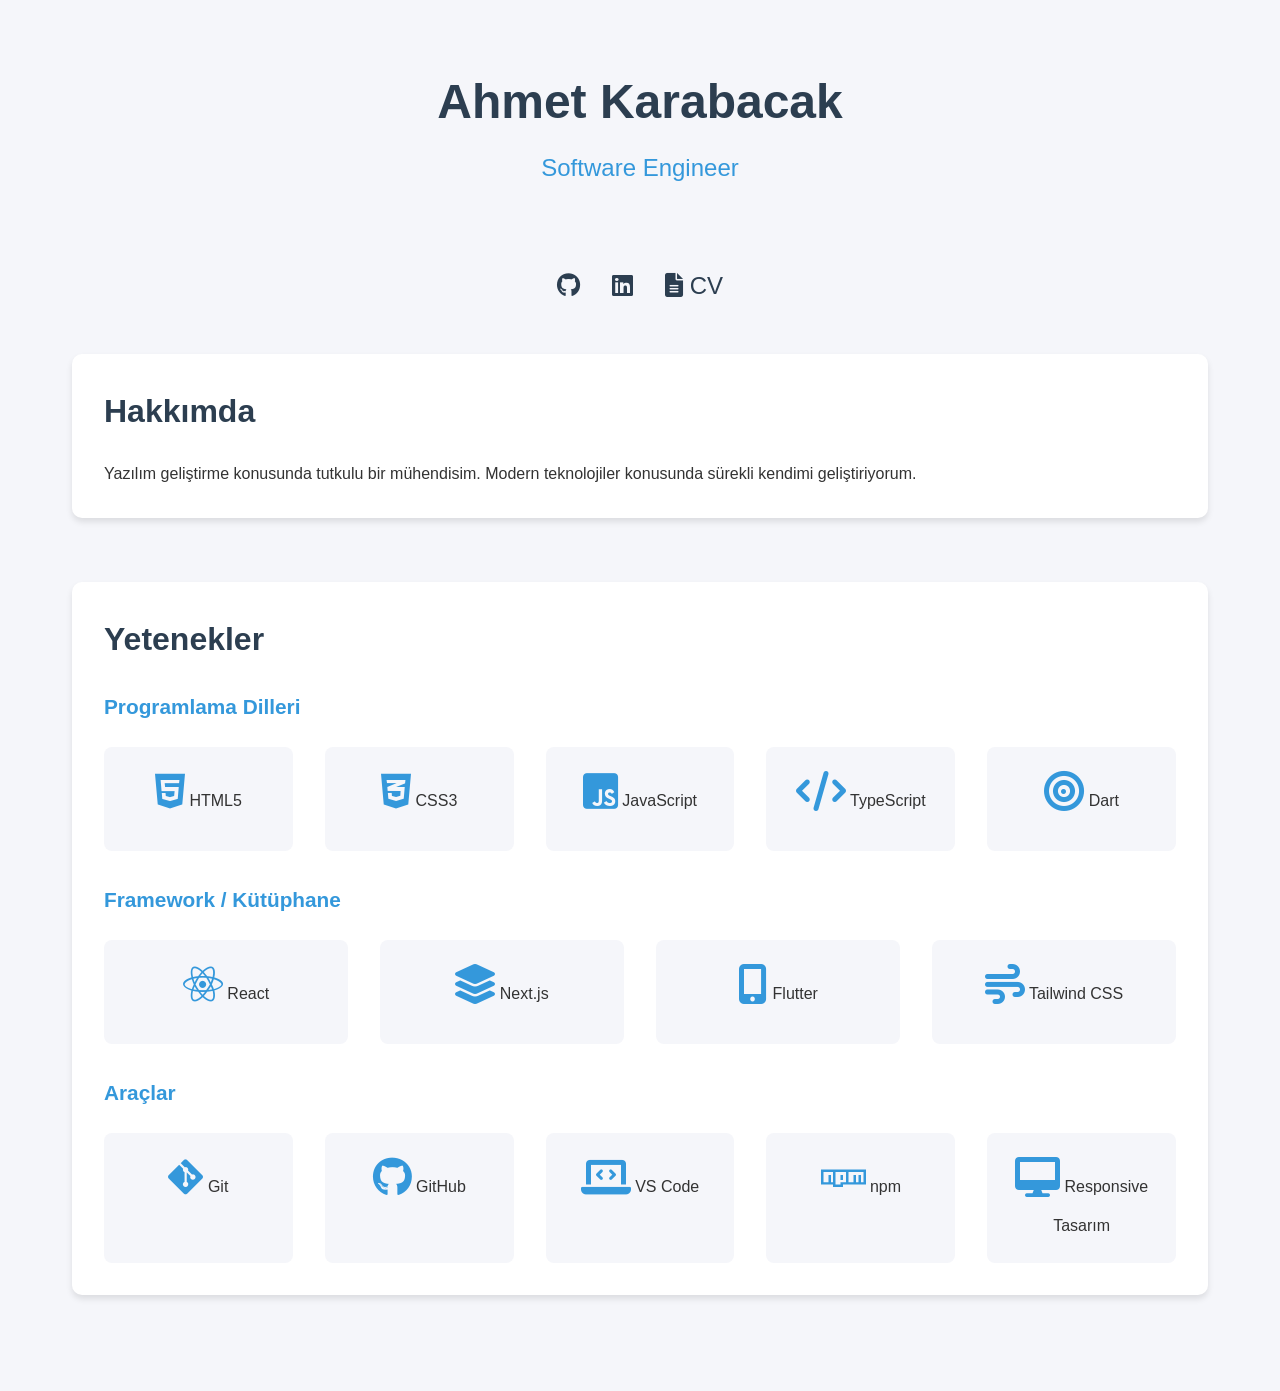
<file: index.html>
<!DOCTYPE html>
<html lang="tr">
<head>
    <meta charset="UTF-8">
    <meta name="viewport" content="width=device-width, initial-scale=1.0">
    <title>Ahmet Karabacak - Software Engineer</title>
    <link rel="stylesheet" href="styles.css">
    <link rel="stylesheet" href="https://cdnjs.cloudflare.com/ajax/libs/font-awesome/6.0.0/css/all.min.css">
    <link href="https://unpkg.com/aos@2.3.1/dist/aos.css" rel="stylesheet">
</head>
<body>
    <div class="container">
        <header class="header" data-aos="fade-down">
            <h1>Ahmet Karabacak</h1>
            <p class="title">Software Engineer</p>
        </header>

        <nav class="social-links" data-aos="fade-up">
            <a href="https://github.com/ahmetkarabacak" target="_blank" class="social-link">
                <i class="fab fa-github"></i>
            </a>
            <a href="https://www.linkedin.com/in/ahmet-karabacak-4778a6294/" target="_blank" class="social-link">
                <i class="fab fa-linkedin"></i>
            </a>
            <a href="Ahmet-Karabacak-CV.html" target="_blank" class="social-link">
                <i class="fas fa-file-alt"></i> CV
            </a>
        </nav>

        <section class="about" data-aos="fade-up">
            <h2>Hakkımda</h2>
            <p>Yazılım geliştirme konusunda tutkulu bir mühendisim. Modern teknolojiler konusunda sürekli kendimi geliştiriyorum.</p>
        </section>

        <section class="skills" data-aos="fade-up">
            <h2>Yetenekler</h2>

            <h3 class="skill-category">Programlama Dilleri</h3>
            <div class="skill-grid">
                <div class="skill-item">
                    <i class="fab fa-html5"></i>
                    <span>HTML5</span>
                </div>
                <div class="skill-item">
                    <i class="fab fa-css3-alt"></i>
                    <span>CSS3</span>
                </div>
                <div class="skill-item">
                    <i class="fab fa-js-square"></i>
                    <span>JavaScript</span>
                </div>
                <div class="skill-item">
                    <i class="fas fa-code"></i>
                    <span>TypeScript</span>
                </div>
                <div class="skill-item">
                    <i class="fas fa-bullseye"></i>
                    <span>Dart</span>
                </div>
            </div>

            <h3 class="skill-category">Framework / Kütüphane</h3>
            <div class="skill-grid">
                <div class="skill-item">
                    <i class="fab fa-react"></i>
                    <span>React</span>
                </div>
                <div class="skill-item">
                    <i class="fas fa-layer-group"></i>
                    <span>Next.js</span>
                </div>
                <div class="skill-item">
                    <i class="fas fa-mobile-alt"></i>
                    <span>Flutter</span>
                </div>
                <div class="skill-item">
                    <i class="fas fa-wind"></i>
                    <span>Tailwind CSS</span>
                </div>
            </div>

            <h3 class="skill-category">Araçlar</h3>
            <div class="skill-grid">
                <div class="skill-item">
                    <i class="fab fa-git-alt"></i>
                    <span>Git</span>
                </div>
                <div class="skill-item">
                    <i class="fab fa-github"></i>
                    <span>GitHub</span>
                </div>
                <div class="skill-item">
                    <i class="fas fa-laptop-code"></i>
                    <span>VS Code</span>
                </div>
                <div class="skill-item">
                    <i class="fab fa-npm"></i>
                    <span>npm</span>
                </div>
                <div class="skill-item">
                    <i class="fas fa-desktop"></i>
                    <span>Responsive Tasarım</span>
                </div>
            </div>
        </section>
    </div>

    <script src="https://unpkg.com/aos@2.3.1/dist/aos.js"></script>
    <script>
        AOS.init({
            duration: 1000,
            once: true
        });
    </script>
</body>
</html>
</file>
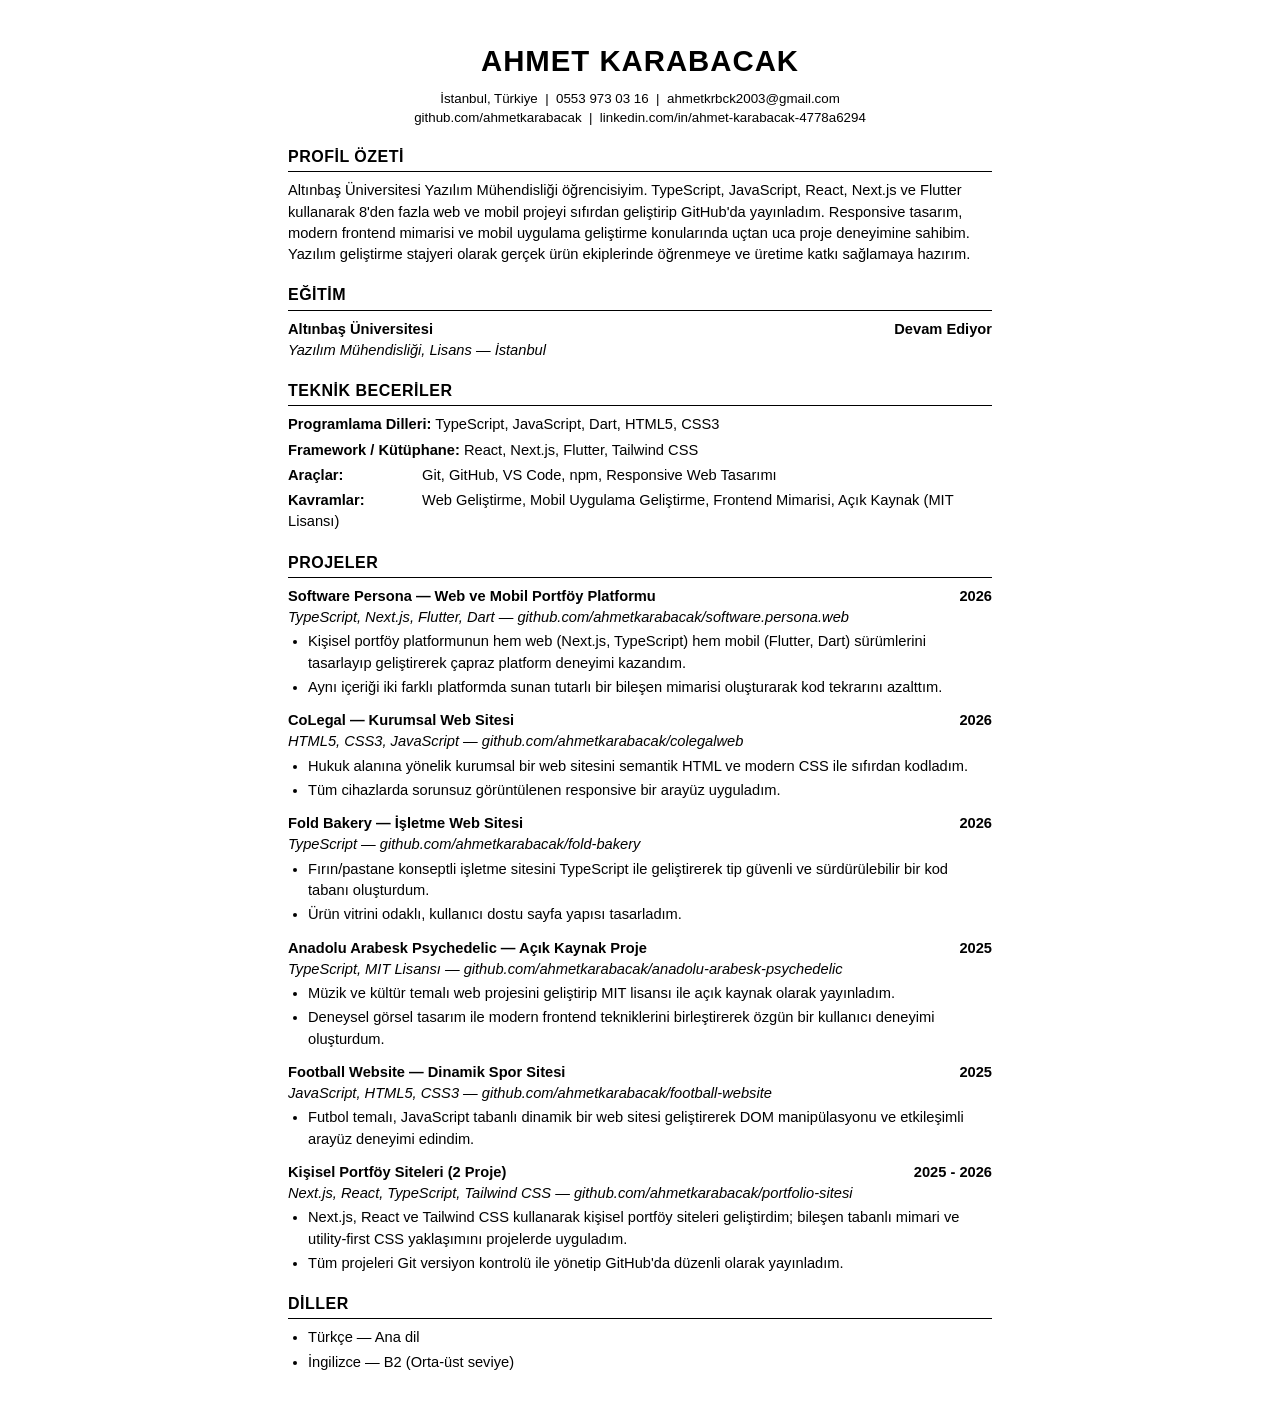
<file: Ahmet-Karabacak-CV.html>
<!DOCTYPE html>
<html lang="tr">
<head>
<meta charset="UTF-8">
<meta name="viewport" content="width=device-width, initial-scale=1.0">
<title>Ahmet Karabacak - Özgeçmiş</title>
<style>
  /* ATS uyumlu: tek sütun, tablo yok, grafik yok, standart başlıklar */
  * { margin: 0; padding: 0; box-sizing: border-box; }
  body {
    font-family: Arial, Helvetica, sans-serif;
    font-size: 11pt;
    line-height: 1.45;
    color: #000;
    background: #fff;
    max-width: 800px;
    margin: 0 auto;
    padding: 40px 48px;
  }
  h1 {
    font-size: 22pt;
    font-weight: bold;
    text-align: center;
    letter-spacing: 1px;
  }
  .contact {
    text-align: center;
    font-size: 10pt;
    margin-top: 6px;
    margin-bottom: 16px;
  }
  .contact a { color: #000; text-decoration: none; }
  h2 {
    font-size: 12pt;
    font-weight: bold;
    text-transform: uppercase;
    border-bottom: 1px solid #000;
    padding-bottom: 3px;
    margin-top: 18px;
    margin-bottom: 8px;
    letter-spacing: 0.5px;
  }
  p { margin-bottom: 6px; }
  .entry { margin-bottom: 12px; }
  .entry-header {
    display: flex;
    justify-content: space-between;
    font-weight: bold;
  }
  .entry-sub { font-style: italic; margin-bottom: 3px; }
  ul {
    margin-left: 20px;
    margin-top: 3px;
    margin-bottom: 6px;
  }
  li { margin-bottom: 3px; }
  .skills p { margin-bottom: 4px; }
  .skills b { display: inline-block; min-width: 130px; }
  @media print {
    body { padding: 20px 30px; max-width: 100%; }
    @page { size: A4; margin: 12mm; }
  }
</style>
</head>
<body>

<h1>AHMET KARABACAK</h1>
<p class="contact">
  İstanbul, Türkiye &nbsp;|&nbsp; 0553 973 03 16 &nbsp;|&nbsp; <a href="mailto:ahmetkrbck2003@gmail.com">ahmetkrbck2003@gmail.com</a><br>
  <a href="https://github.com/ahmetkarabacak">github.com/ahmetkarabacak</a> &nbsp;|&nbsp; <a href="https://www.linkedin.com/in/ahmet-karabacak-4778a6294/">linkedin.com/in/ahmet-karabacak-4778a6294</a>
</p>

<h2>Profil Özeti</h2>
<p>Altınbaş Üniversitesi Yazılım Mühendisliği öğrencisiyim. TypeScript, JavaScript, React, Next.js ve Flutter kullanarak 8'den fazla web ve mobil projeyi sıfırdan geliştirip GitHub'da yayınladım. Responsive tasarım, modern frontend mimarisi ve mobil uygulama geliştirme konularında uçtan uca proje deneyimine sahibim. Yazılım geliştirme stajyeri olarak gerçek ürün ekiplerinde öğrenmeye ve üretime katkı sağlamaya hazırım.</p>

<h2>Eğitim</h2>
<div class="entry">
  <div class="entry-header">
    <span>Altınbaş Üniversitesi</span>
    <span>Devam Ediyor</span>
  </div>
  <p class="entry-sub">Yazılım Mühendisliği, Lisans — İstanbul</p>
</div>

<h2>Teknik Beceriler</h2>
<div class="skills">
  <p><b>Programlama Dilleri:</b> TypeScript, JavaScript, Dart, HTML5, CSS3</p>
  <p><b>Framework / Kütüphane:</b> React, Next.js, Flutter, Tailwind CSS</p>
  <p><b>Araçlar:</b> Git, GitHub, VS Code, npm, Responsive Web Tasarımı</p>
  <p><b>Kavramlar:</b> Web Geliştirme, Mobil Uygulama Geliştirme, Frontend Mimarisi, Açık Kaynak (MIT Lisansı)</p>
</div>

<h2>Projeler</h2>

<div class="entry">
  <div class="entry-header">
    <span>Software Persona — Web ve Mobil Portföy Platformu</span>
    <span>2026</span>
  </div>
  <p class="entry-sub">TypeScript, Next.js, Flutter, Dart — github.com/ahmetkarabacak/software.persona.web</p>
  <ul>
    <li>Kişisel portföy platformunun hem web (Next.js, TypeScript) hem mobil (Flutter, Dart) sürümlerini tasarlayıp geliştirerek çapraz platform deneyimi kazandım.</li>
    <li>Aynı içeriği iki farklı platformda sunan tutarlı bir bileşen mimarisi oluşturarak kod tekrarını azalttım.</li>
  </ul>
</div>

<div class="entry">
  <div class="entry-header">
    <span>CoLegal — Kurumsal Web Sitesi</span>
    <span>2026</span>
  </div>
  <p class="entry-sub">HTML5, CSS3, JavaScript — github.com/ahmetkarabacak/colegalweb</p>
  <ul>
    <li>Hukuk alanına yönelik kurumsal bir web sitesini semantik HTML ve modern CSS ile sıfırdan kodladım.</li>
    <li>Tüm cihazlarda sorunsuz görüntülenen responsive bir arayüz uyguladım.</li>
  </ul>
</div>

<div class="entry">
  <div class="entry-header">
    <span>Fold Bakery — İşletme Web Sitesi</span>
    <span>2026</span>
  </div>
  <p class="entry-sub">TypeScript — github.com/ahmetkarabacak/fold-bakery</p>
  <ul>
    <li>Fırın/pastane konseptli işletme sitesini TypeScript ile geliştirerek tip güvenli ve sürdürülebilir bir kod tabanı oluşturdum.</li>
    <li>Ürün vitrini odaklı, kullanıcı dostu sayfa yapısı tasarladım.</li>
  </ul>
</div>

<div class="entry">
  <div class="entry-header">
    <span>Anadolu Arabesk Psychedelic — Açık Kaynak Proje</span>
    <span>2025</span>
  </div>
  <p class="entry-sub">TypeScript, MIT Lisansı — github.com/ahmetkarabacak/anadolu-arabesk-psychedelic</p>
  <ul>
    <li>Müzik ve kültür temalı web projesini geliştirip MIT lisansı ile açık kaynak olarak yayınladım.</li>
    <li>Deneysel görsel tasarım ile modern frontend tekniklerini birleştirerek özgün bir kullanıcı deneyimi oluşturdum.</li>
  </ul>
</div>

<div class="entry">
  <div class="entry-header">
    <span>Football Website — Dinamik Spor Sitesi</span>
    <span>2025</span>
  </div>
  <p class="entry-sub">JavaScript, HTML5, CSS3 — github.com/ahmetkarabacak/football-website</p>
  <ul>
    <li>Futbol temalı, JavaScript tabanlı dinamik bir web sitesi geliştirerek DOM manipülasyonu ve etkileşimli arayüz deneyimi edindim.</li>
  </ul>
</div>

<div class="entry">
  <div class="entry-header">
    <span>Kişisel Portföy Siteleri (2 Proje)</span>
    <span>2025 - 2026</span>
  </div>
  <p class="entry-sub">Next.js, React, TypeScript, Tailwind CSS — github.com/ahmetkarabacak/portfolio-sitesi</p>
  <ul>
    <li>Next.js, React ve Tailwind CSS kullanarak kişisel portföy siteleri geliştirdim; bileşen tabanlı mimari ve utility-first CSS yaklaşımını projelerde uyguladım.</li>
    <li>Tüm projeleri Git versiyon kontrolü ile yönetip GitHub'da düzenli olarak yayınladım.</li>
  </ul>
</div>

<h2>Diller</h2>
<ul>
  <li>Türkçe — Ana dil</li>
  <li>İngilizce — B2 (Orta-üst seviye)</li>
</ul>

</body>
</html>
</file>
<file: styles.css>
:root {
    --primary-color: #2c3e50;
    --secondary-color: #3498db;
    --text-color: #333;
    --background-color: #f5f6fa;
    --card-background: #ffffff;
}

* {
    margin: 0;
    padding: 0;
    box-sizing: border-box;
}

body {
    font-family: 'Segoe UI', Tahoma, Geneva, Verdana, sans-serif;
    line-height: 1.6;
    color: var(--text-color);
    background-color: var(--background-color);
}

.container {
    max-width: 1200px;
    margin: 0 auto;
    padding: 2rem;
}

.header {
    text-align: center;
    margin-bottom: 3rem;
    padding: 2rem 0;
}

.header h1 {
    font-size: 3rem;
    color: var(--primary-color);
    margin-bottom: 0.5rem;
}

.title {
    font-size: 1.5rem;
    color: var(--secondary-color);
}

.social-links {
    display: flex;
    justify-content: center;
    gap: 2rem;
    margin-bottom: 3rem;
}

.social-link {
    color: var(--primary-color);
    font-size: 1.5rem;
    text-decoration: none;
    transition: transform 0.3s ease, color 0.3s ease;
}

.social-link:hover {
    color: var(--secondary-color);
    transform: translateY(-3px);
}

section {
    margin-bottom: 4rem;
    padding: 2rem;
    background-color: var(--card-background);
    border-radius: 10px;
    box-shadow: 0 4px 6px rgba(0, 0, 0, 0.1);
}

h2 {
    color: var(--primary-color);
    margin-bottom: 1.5rem;
    font-size: 2rem;
}

.skill-category {
    color: var(--secondary-color);
    margin-top: 2rem;
    font-size: 1.3rem;
}

.skill-category:first-of-type {
    margin-top: 0;
}

.skill-grid {
    display: grid;
    grid-template-columns: repeat(auto-fit, minmax(150px, 1fr));
    gap: 2rem;
    margin-top: 1.5rem;
}

.skill-item {
    text-align: center;
    padding: 1.5rem;
    background-color: var(--background-color);
    border-radius: 8px;
    transition: transform 0.3s ease;
}

.skill-item:hover {
    transform: translateY(-5px);
}

.skill-item i {
    font-size: 2.5rem;
    color: var(--secondary-color);
    margin-bottom: 1rem;
}

.project-grid {
    display: grid;
    grid-template-columns: repeat(auto-fit, minmax(250px, 1fr));
    gap: 2rem;
    margin-top: 2rem;
}

.project-card {
    padding: 1.5rem;
    background-color: var(--background-color);
    border-radius: 8px;
    transition: transform 0.3s ease;
}

.project-card:hover {
    transform: translateY(-5px);
}

.project-card h3 {
    color: var(--primary-color);
    margin-bottom: 1rem;
}

.project-link {
    display: inline-block;
    margin-top: 1rem;
    color: var(--secondary-color);
    text-decoration: none;
    font-weight: bold;
    transition: color 0.3s ease;
}

.project-link:hover {
    color: var(--primary-color);
}

@media (max-width: 768px) {
    .container {
        padding: 1rem;
    }

    .header h1 {
        font-size: 2rem;
    }

    .title {
        font-size: 1.2rem;
    }

    .social-links {
        gap: 1rem;
    }

    section {
        padding: 1.5rem;
    }
}
</file>
